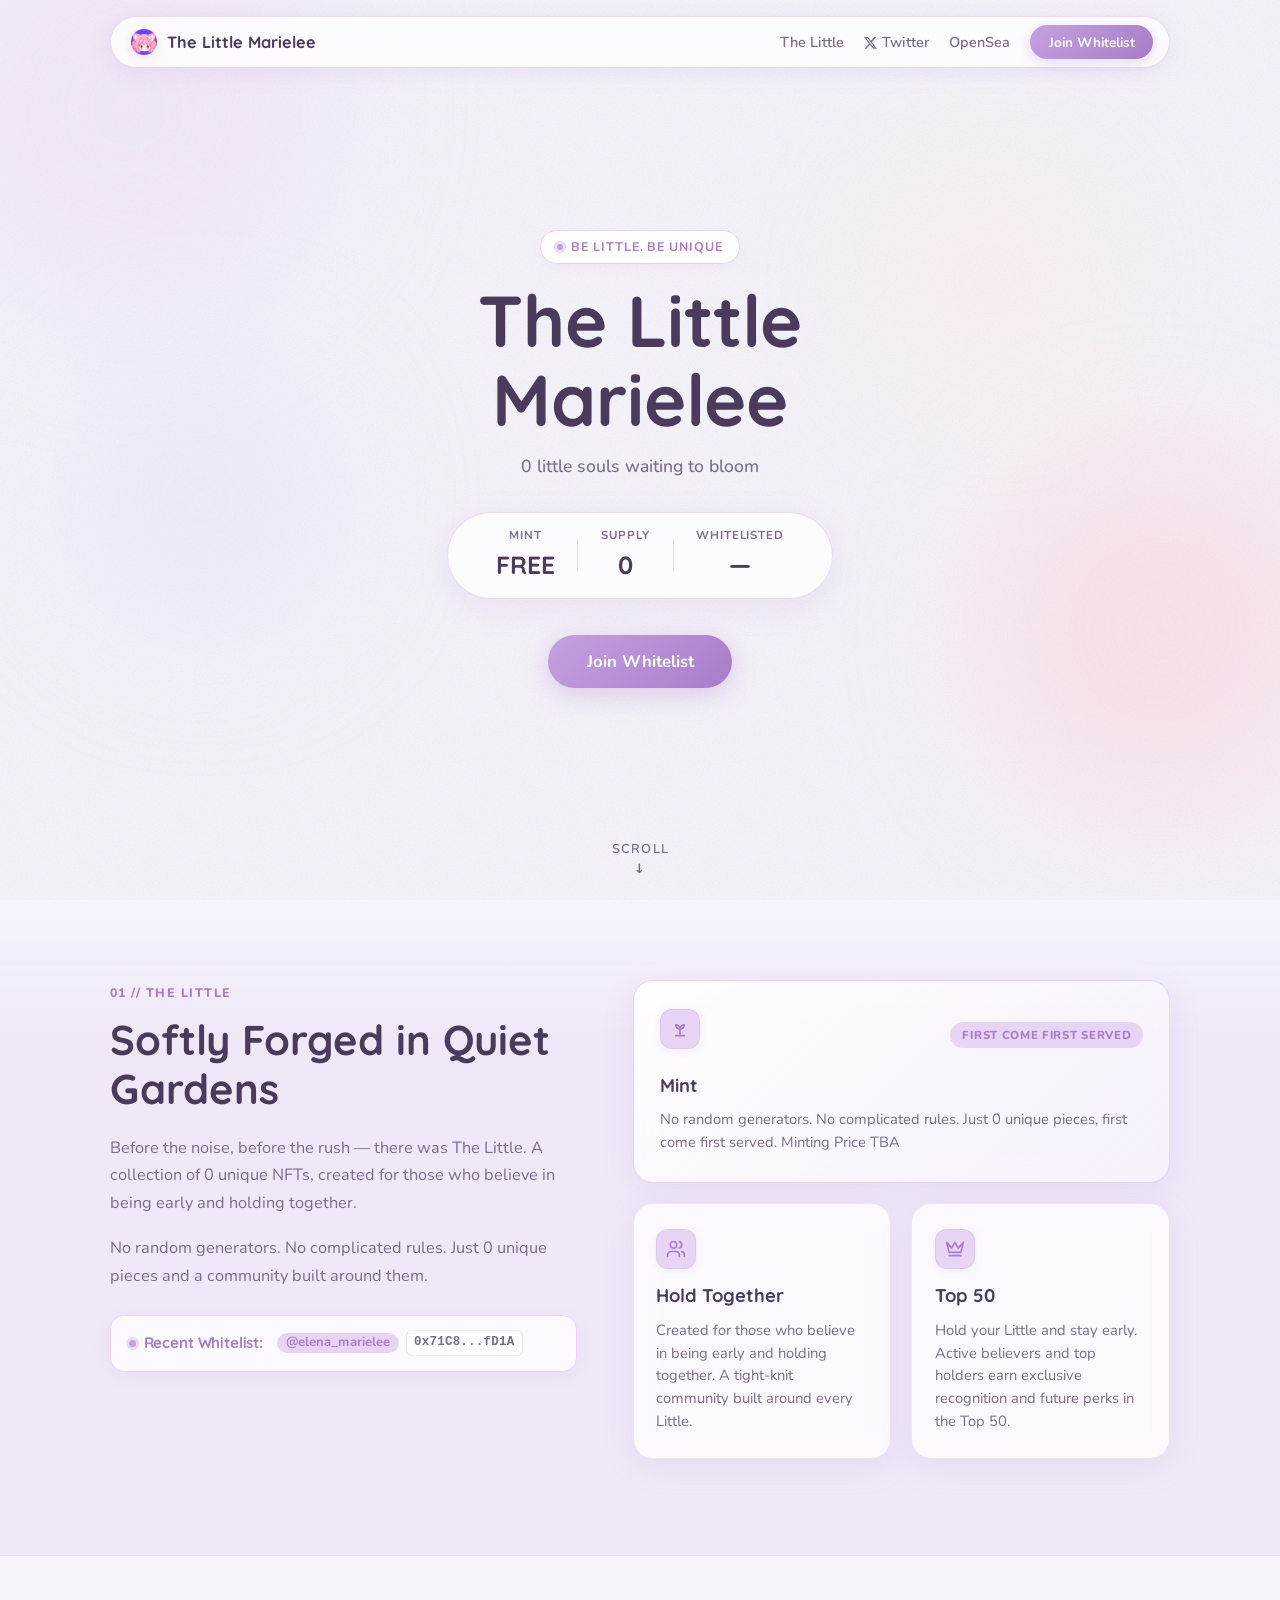
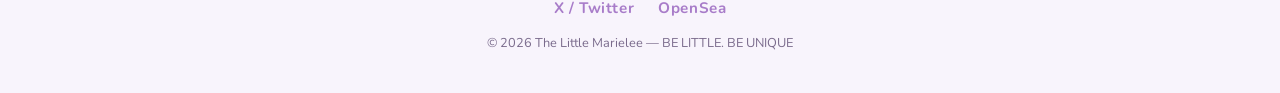
<file: index.html>
<!DOCTYPE html>
<html lang="en">
<head>
  <meta charset="UTF-8" />
  <meta name="viewport" content="width=device-width, initial-scale=1.0" />
  <title>The Little Marielee — Soft Whitelist</title>
  <meta name="description" content="The Little Marielee — A collection of 0 unique NFTs. Free mint. Join The Little Marielee." />
  <meta name="theme-color" content="#f8f4fc" />

  <!-- Open Graph -->
  <meta property="og:title" content="The Little Marielee" />
  <meta property="og:description" content="A collection of 0 unique NFTs, created for those who believe in being early and holding together. Free mint." />
  <meta property="og:type" content="website" />
  <meta property="og:image" content="assets/logo.png?v=2" />
  <meta name="twitter:card" content="summary_large_image" />
  <meta name="twitter:title" content="The Little Marielee" />
  <meta name="twitter:description" content="A collection of 0 unique NFTs, created for those who believe in being early and holding together. Free mint." />
  <meta name="twitter:image" content="assets/logo.png?v=2" />

  <link rel="icon" type="image/png" href="assets/favicon.png?v=2" />
  <link rel="apple-touch-icon" href="assets/logo.png?v=2" />

  <link rel="preconnect" href="https://fonts.googleapis.com" />
  <link rel="preconnect" href="https://fonts.gstatic.com" crossorigin />
  <link href="https://fonts.googleapis.com/css2?family=Nunito:wght@400;500;600;700;800&family=Quicksand:wght@500;600;700&display=swap" rel="stylesheet" />
  <link rel="stylesheet" href="css/style.css" />
</head>
<body class="is-loading">
  <!-- Floating soft shapes -->
  <div class="bg-shapes" aria-hidden="true">
    <div class="shape shape-1"></div>
    <div class="shape shape-2"></div>
    <div class="shape shape-3"></div>
    <div class="shape shape-4"></div>
    <div class="grain"></div>
  </div>

  <!-- ===== NAVBAR ===== -->
  <nav class="navbar" id="navbar">
    <div class="nav-container">
      <a href="#" class="nav-brand">
        <img src="assets/favicon.png?v=2" alt="Logo" class="nav-logo" />
        <span class="nav-brand-text">The Little Marielee</span>
      </a>
      <div class="nav-actions">
        <a href="#about" class="nav-link">The Little</a>
        <a href="https://x.com/MarieleeHQ" target="_blank" rel="noopener" class="nav-link nav-link-icon" id="nav-x" title="X / Twitter">
          <svg viewBox="0 0 24 24" width="13" height="13" aria-hidden="true"><path fill="currentColor" d="M18.9 1.9h3.7l-8 9.2 9.5 12.5h-7.4l-5.8-7.6-6.6 7.6H.6l8.6-9.9L0 1.9h7.6l5.2 7 6.1-7Zm-1.3 19.5h2L6.5 4h-2.1l13.2 17.4Z"/></svg>
          <span>Twitter</span>
        </a>              
        <a href="https://opensea.io/collection/thelittlemarielee/overview" target="_blank" rel="noopener" class="nav-link" id="nav-opensea">OpenSea</a>
        <button type="button" class="btn-nav" id="btn-nav-join">Join Whitelist</button>
      </div>
    </div>
  </nav>

  <!-- ===== HERO ===== -->
  <header class="hero">
    <div class="hero-content">
      <div class="hero-badge reveal-item" style="--d:.05s">
        <span class="badge-dot"></span>
        <span>BE LITTLE. BE UNIQUE</span>
      </div>
      <h1 class="hero-title reveal-item" style="--d:.15s">The Little<br>Marielee</h1>
      <p class="hero-subtitle reveal-item" style="--d:.25s"><span id="hero-supply">0</span> little souls waiting to bloom</p>

      <!-- Minimal Frosted Capsule Dock for Stats -->
      <div class="stats-dock reveal-item" style="--d:.35s">
        <div class="stat-item">
          <span class="stat-label">Mint</span>
          <span class="stat-value">FREE</span>
        </div>
        <div class="stat-divider" aria-hidden="true"></div>
        <div class="stat-item">
          <span class="stat-label">Supply</span>
          <span class="stat-value" id="stat-supply">0</span>
        </div>
        <div class="stat-divider" aria-hidden="true"></div>
        <div class="stat-item">
          <span class="stat-label">Whitelisted</span>
          <span class="stat-value" id="whitelist-count" aria-live="polite">
            <span class="count-skeleton"></span>
          </span>
        </div>
      </div>

      <button class="btn-primary reveal-item" id="btn-join" style="--d:.45s">
        <span>Join Whitelist</span>
      </button>

      <div class="whitelist-status" id="whitelist-status" hidden>
        <span class="whitelist-status-dot" aria-hidden="true"></span>
        <span>You are on the whitelist • The Little Marielee awaits.</span>
      </div>

      <div class="whitelist-status is-full" id="whitelist-full-status" hidden>
        <span class="whitelist-status-dot is-full-dot" aria-hidden="true"></span>
        <span class="full-status-msg">Whitelist is currently closed. All spots have been claimed.</span>
      </div>
    </div>

    <div class="scroll-hint reveal-item" style="--d:.6s">
      <span>Scroll</span>
      <div class="scroll-arrow">↓</div>
    </div>
  </header>

  <!-- ===== ABOUT ===== -->
  <section class="about" id="about">
    <div class="container">
      <div class="about-grid">
        <!-- Left Column: Story & Lore -->
        <div class="about-editorial reveal" data-reveal style="--d:.1s">
          <span class="section-kicker">01 // THE LITTLE</span>
          <h2 class="about-heading">Softly Forged in Quiet Gardens</h2>
          <div class="about-text">
            <p>
              Before the noise, before the rush — there was The Little. A collection of <span class="article-supply">0</span> unique NFTs, created for those who believe in being early and holding together.
            </p>
            <p>
              No random generators. No complicated rules. Just <span class="article-supply">0</span> unique pieces and a community built around them.
            </p>
            <div class="about-highlight-box about-ticker-box">
              <div class="ticker-label-wrap">
                <span class="ticker-live-dot" aria-hidden="true"></span>
                <span class="ticker-label">Recent Whitelist:</span>
              </div>
              <div class="ticker-vertical-window" id="ticker-window" aria-live="polite">
                <div class="ticker-vertical-track" id="ticker-track">
                  <div class="ticker-item"><span class="ticker-name">@elena_marielee</span><span class="ticker-wallet">0x71C8...fD1A</span></div>
                  <div class="ticker-item"><span class="ticker-name">@kuro_inkchain</span><span class="ticker-wallet">0x3aE2...b742</span></div>
                  <div class="ticker-item"><span class="ticker-name">@sakura_web3</span><span class="ticker-wallet">0x91F5...1a98</span></div>
                  <div class="ticker-item"><span class="ticker-name">@zenith_little</span><span class="ticker-wallet">0xB823...28Db</span></div>
                  <div class="ticker-item"><span class="ticker-name">@miko_hold</span><span class="ticker-wallet">0x42E5...0c9B</span></div>
                  <!-- duplicate for seamless loop -->
                  <div class="ticker-item" aria-hidden="true"><span class="ticker-name">@elena_marielee</span><span class="ticker-wallet">0x71C8...fD1A</span></div>
                  <div class="ticker-item" aria-hidden="true"><span class="ticker-name">@kuro_inkchain</span><span class="ticker-wallet">0x3aE2...b742</span></div>
                  <div class="ticker-item" aria-hidden="true"><span class="ticker-name">@sakura_web3</span><span class="ticker-wallet">0x91F5...1a98</span></div>
                  <div class="ticker-item" aria-hidden="true"><span class="ticker-name">@zenith_little</span><span class="ticker-wallet">0xB823...28Db</span></div>
                  <div class="ticker-item" aria-hidden="true"><span class="ticker-name">@miko_hold</span><span class="ticker-wallet">0x42E5...0c9B</span></div>
                </div>
              </div>
            </div>
          </div>
        </div>

        <!-- Right Column: Asymmetric Cards -->
        <div class="about-cards-wrap">
          <div class="card card-featured reveal" data-reveal style="--d:.15s">
            <div class="card-header">
              <div class="card-icon" aria-hidden="true">
                <svg viewBox="0 0 24 24" width="20" height="20" fill="none" stroke="currentColor" stroke-width="2" stroke-linecap="round" stroke-linejoin="round">
                  <path d="M7 20h10" />
                  <path d="M12 20v-8" />
                  <path d="M12 12a5 5 0 0 1 5-5c0 4.5-3 5-5 5Z" />
                  <path d="M12 12a5 5 0 0 0-5-5c0 4.5 3 5 5 5Z" />
                </svg>
              </div>
              <span class="card-tag">First Come First Served</span>
            </div>
            <h3>Mint</h3>
            <p>No random generators. No complicated rules. Just <span id="about-supply" class="article-supply">0</span> unique pieces, first come first served. Minting Price TBA</p>
          </div>

          <div class="cards-sub-grid">
            <div class="card reveal" data-reveal style="--d:.25s">
              <div class="card-icon" aria-hidden="true">
                <svg viewBox="0 0 24 24" width="20" height="20" fill="none" stroke="currentColor" stroke-width="2" stroke-linecap="round" stroke-linejoin="round">
                  <path d="M16 21v-2a4 4 0 0 0-4-4H6a4 4 0 0 0-4 4v2" />
                  <circle cx="9" cy="7" r="4" />
                  <path d="M22 21v-2a4 4 0 0 0-3-3.87" />
                  <path d="M16 3.13a4 4 0 0 1 0 7.75" />
                </svg>
              </div>
              <h3>Hold Together</h3>
              <p>Created for those who believe in being early and holding together. A tight-knit community built around every Little.</p>
            </div>
            <div class="card card-accent reveal" data-reveal style="--d:.35s">
              <div class="card-icon" aria-hidden="true">
                <svg viewBox="0 0 24 24" width="20" height="20" fill="none" stroke="currentColor" stroke-width="2" stroke-linecap="round" stroke-linejoin="round">
                  <path d="m2 4 3 12h14l3-12-6 7-4-7-4 7-6-7zm3 16h14" />
                </svg>
              </div>
              <h3>Top 50</h3>
              <p>Hold your Little and stay early. Active believers and top holders earn exclusive recognition and future perks in the Top 50.</p>
            </div>
          </div>
        </div>
      </div>
    </div>
  </section>

  <!-- ===== FOOTER ===== -->
  <footer class="footer">
    <div class="footer-links">
      <a href="https://x.com/MarieleeHQ" target="_blank" rel="noopener" class="footer-link" id="footer-x">X / Twitter</a>
      <a href="https://opensea.io/collection/thelittlemarielee/overview" target="_blank" rel="noopener" class="footer-link" id="footer-opensea">OpenSea</a>
      <a href="#" target="_blank" rel="noopener" class="footer-link" id="footer-discord" hidden>Discord</a>
      <a href="#" target="_blank" rel="noopener" class="footer-link" id="footer-telegram" hidden>Telegram</a>
    </div>
    <p class="footer-copy">© 2026 The Little Marielee — BE LITTLE. BE UNIQUE</p>
  </footer>

  <!-- ===== TOAST ===== -->
  <div class="toast" id="toast" role="status" aria-live="assertive" hidden></div>

  <!-- ===== WHITELIST MODAL ===== -->
  <div class="modal-overlay" id="modal" hidden>
    <div class="modal" role="dialog" aria-modal="true" aria-labelledby="modal-heading">
      <button class="modal-close" id="modal-close" aria-label="Close">×</button>

      <!-- Step 1: Tasks & Twitter Verification -->
      <div class="modal-step" id="step-1">
        <div class="modal-header">
          <div class="step-icon step-icon-logo">
            <img src="assets/favicon.png?v=2" alt="The Little Marielee Logo" class="step-icon-img" />
          </div>
          <h3 id="modal-heading">Join Whitelist</h3>
          <p>Complete the quick tasks below to verify your spot.</p>
        </div>

        <!-- Quick Tasks -->
        <div class="tasks-container">
          <div class="task-card" id="task-card-follow">
            <div class="task-info">
              <span class="task-title" id="task-follow-title">1. Follow</span>
              <span class="task-sub" id="task-follow-status">Follow on X to verify</span>
            </div>
            <button type="button" class="btn-task" id="btn-action-follow">
              <svg viewBox="0 0 24 24" width="14" height="14" aria-hidden="true"><path fill="currentColor" d="M18.9 1.9h3.7l-8 9.2 9.5 12.5h-7.4l-5.8-7.6-6.6 7.6H.6l8.6-9.9L0 1.9h7.6l5.2 7 6.1-7Zm-1.3 19.5h2L6.5 4h-2.1l13.2 17.4Z"/></svg>
              <span class="btn-task-text" id="text-action-follow">Follow</span>
            </button>
          </div>

          <div class="task-card" id="task-card-post">
            <div class="task-info">
              <span class="task-title">2. Like, Repost & Comment</span>
              <span class="task-sub" id="task-post-status">Drop a gentle comment on our post</span>
            </div>
            <button type="button" class="btn-task" id="btn-action-post">
              <svg viewBox="0 0 24 24" width="14" height="14" aria-hidden="true"><path fill="currentColor" d="M18.9 1.9h3.7l-8 9.2 9.5 12.5h-7.4l-5.8-7.6-6.6 7.6H.6l8.6-9.9L0 1.9h7.6l5.2 7 6.1-7Zm-1.3 19.5h2L6.5 4h-2.1l13.2 17.4Z"/></svg>
              <span class="btn-task-text" id="text-action-post">Open Post</span>
            </button>
          </div>
        </div>

        <!-- Inputs Form for Step 1 -->
        <div class="form-group">
          <label for="input-twitter" class="form-label">Your X / Twitter Username</label>
          <div class="field">
            <input type="text" id="input-twitter" placeholder="yourusername" autocomplete="off" inputmode="text" maxlength="15" aria-describedby="err-twitter" required />
            <span class="field-prefix">@</span>
          </div>
          <p class="field-error" id="err-twitter"></p>
        </div>

        <div class="form-group">
          <label for="input-comment-link" class="form-label">Proof of Comment on X</label>
          <div class="field field-simple">
            <input type="url" id="input-comment-link" placeholder="https://x.com/yourusername/status/..." autocomplete="off" aria-describedby="err-comment-link" required />
          </div>
          <p class="field-hint">Paste the link to your comment on our post for automatic verification.</p>
          <p class="field-error" id="err-comment-link"></p>
        </div>

        <button type="button" class="btn-modal" id="btn-next-step">
          <span class="btn-label">Continue to Wallet →</span>
        </button>
      </div>

      <!-- Step 2: Wallet Submission -->
      <div class="modal-step" id="step-2" hidden>
        <div class="modal-header">
          <div class="step-icon step-icon-logo">
            <img src="assets/favicon.png?v=2" alt="The Little Marielee Logo" class="step-icon-img" />
          </div>
          <h3>Submit Wallet</h3>
          <p class="submitting-as-desc">Submitting as <span id="submitting-as" class="submitting-as-tag">@yourusername</span></p>
        </div>

        <form id="form-whitelist" class="whitelist-form" novalidate>
          <div class="form-group">
            <label for="input-wallet" class="form-label">Wallet Address</label>
            <div class="field field-simple">
              <input type="text" id="input-wallet" placeholder="0x... (Ink Chain EVM)" autocomplete="off" aria-describedby="err-wallet" required />
            </div>
            <p class="field-hint">Enter your EVM wallet address (0x...) on Ink Chain to receive your whitelist spot.</p>
            <p class="field-error" id="err-wallet"></p>
          </div>

          <button type="submit" class="btn-modal" id="btn-submit">
            <span class="btn-label">Submit Whitelist</span>
          </button>
          <button type="button" class="btn-back" id="btn-back-step">← Back</button>
        </form>
      </div>

      <!-- Success View -->
      <div class="modal-step step-success" id="step-success" hidden>
        <div class="step-icon success">
          <svg viewBox="0 0 24 24" width="26" height="26" aria-hidden="true"><path fill="none" stroke="currentColor" stroke-width="3" stroke-linecap="round" stroke-linejoin="round" d="M4 12.5l5 5L20 6.5" /></svg>
        </div>
        <h3>You're In!</h3>
        <p id="success-msg">Welcome to The Little Marielee. Your Marielee awaits.</p>
        <button type="button" class="btn-modal" id="btn-done"><span>Done</span></button>
      </div>
    </div>
  </div>

  <script src="js/main.js"></script>
</body>
</html>
</file>
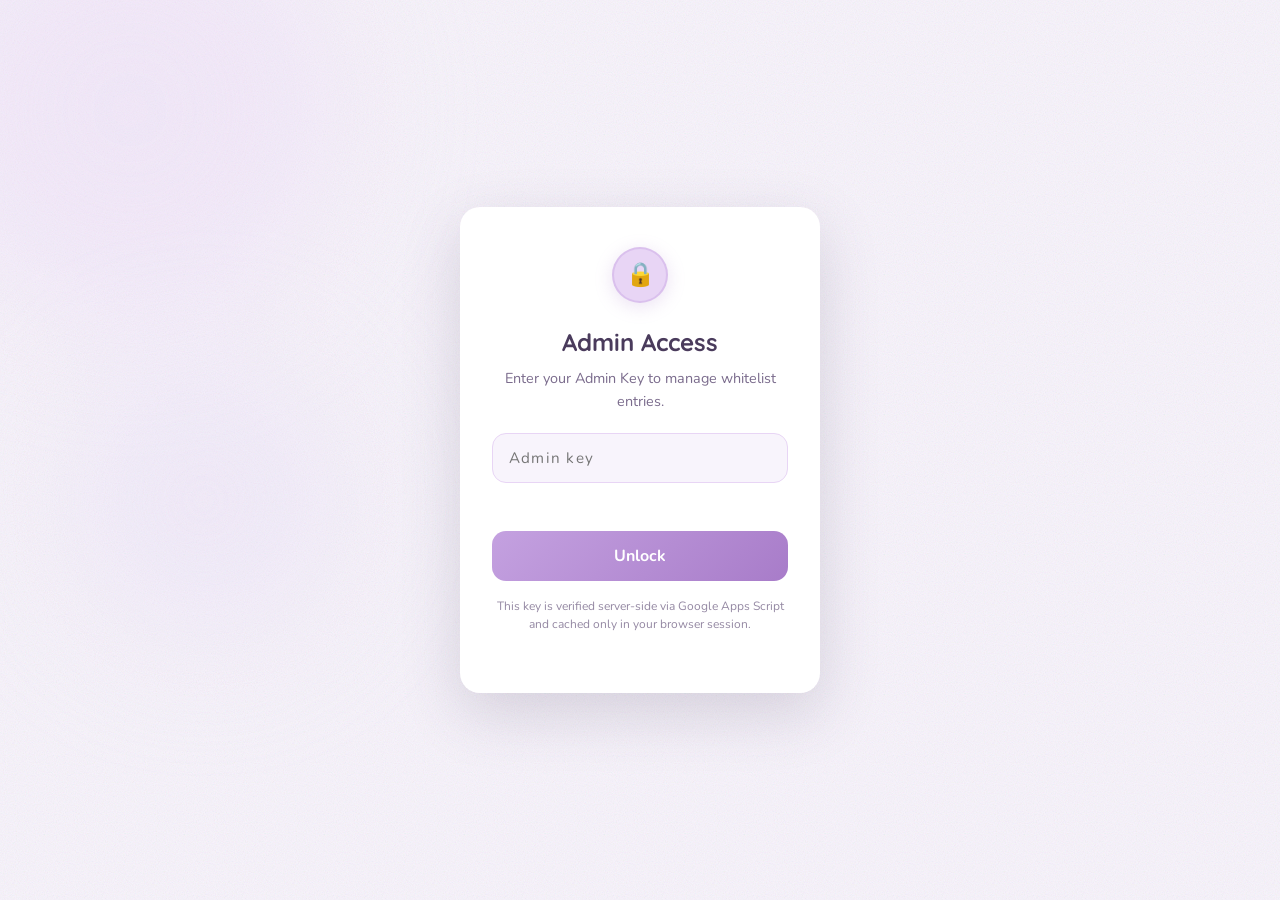
<file: admin.html>
<!DOCTYPE html>
<html lang="en">
<head>
  <meta charset="UTF-8" />
  <meta name="viewport" content="width=device-width, initial-scale=1.0" />
  <meta name="robots" content="noindex, nofollow" />
  <title>Admin — The Little Marielee</title>
  <link rel="icon" type="image/png" href="assets/favicon.png?v=2" />
  <link rel="apple-touch-icon" href="assets/logo.png?v=2" />

  <link rel="preconnect" href="https://fonts.googleapis.com" />
  <link rel="preconnect" href="https://fonts.gstatic.com" crossorigin />
  <link href="https://fonts.googleapis.com/css2?family=Nunito:wght@400;500;600;700;800&family=Quicksand:wght@500;600;700&display=swap" rel="stylesheet" />
  <link rel="stylesheet" href="css/style.css" />
  <link rel="stylesheet" href="css/admin.css" />
</head>
<body class="admin-body is-loading">
  <div class="bg-shapes" aria-hidden="true">
    <div class="shape shape-1"></div>
    <div class="shape shape-3"></div>
    <div class="grain"></div>
  </div>

  <!-- ===== LOGIN GATE ===== -->
  <div class="gate reveal-item" id="gate" style="--d:0s">
    <div class="gate-card">
      <div class="step-icon">🔒</div>
      <h1>Admin Access</h1>
      <p>Enter your Admin Key to manage whitelist entries.</p>
      <div class="field">
        <input type="password" id="input-key" placeholder="Admin key" autocomplete="off" />
      </div>
      <p class="field-error" id="err-key"></p>
      <button class="btn-modal" id="btn-unlock"><span class="btn-label">Unlock</span></button>
      <p class="gate-hint">This key is verified server-side via Google Apps Script and cached only in your browser session.</p>
    </div>
  </div>

  <!-- ===== DASHBOARD ===== -->
  <div class="dashboard" id="dashboard" hidden>
    <header class="admin-nav">
      <div class="logo"><img src="assets/favicon.png?v=2" alt="Logo" class="admin-logo-img" /> The Little Marielee — Admin</div>
      <div class="admin-nav-actions">
        <a href="index.html" class="nav-link">← Main Site</a>
        <button class="btn-ghost" id="btn-logout">Logout</button>
      </div>
    </header>

    <main class="admin-main">
      <div class="admin-summary">
        <div class="summary-card">
          <span class="stat-label">Total Whitelisted</span>
          <span class="stat-value" id="summary-total">—</span>
        </div>
        <div class="summary-card">
          <span class="stat-label">Latest Entry</span>
          <span class="stat-value stat-value-sm" id="summary-latest">—</span>
        </div>
        <div class="admin-actions">
          <button class="btn-ghost" id="btn-refresh">
            <span>Refresh</span>
          </button>
          <button class="btn-ghost" id="btn-export">
            <span>Export CSV</span>
          </button>
        </div>
      </div>

      <!-- ===== PROJECT & SOCIAL SETTINGS ===== -->
      <section class="admin-card settings-card" id="settings-card">
        <div class="settings-header">
          <div class="settings-header-text">
            <h2 class="settings-title"><span class="settings-icon">⚙️</span> Social &amp; Project Settings</h2>
            <p class="settings-desc">Configure total supply, official X account, featured tweet link, Discord, and Telegram links.</p>
          </div>
          <button type="button" class="btn-ghost btn-sm" id="btn-toggle-settings">
            <span id="settings-toggle-text">Collapse ▲</span>
          </button>
        </div>

        <form id="form-settings" class="settings-body">
          <div class="settings-grid">
            <div class="setting-field">
              <label for="set-supply">Total Supply</label>
              <input type="text" id="set-supply" placeholder="0" autocomplete="off" />
              <span class="setting-hint">Displayed across hero stats, subtitle, article, and mint card.</span>
            </div>

            <div class="setting-field">
              <label for="set-twitter">Official X / Twitter Handle</label>
              <div class="field-prefix-wrap">
                <span class="field-prefix">@</span>
                <input type="text" id="set-twitter" placeholder="MarieleeHQ" autocomplete="off" />
              </div>
              <span class="setting-hint">Used for the Follow task and footer links.</span>
            </div>

            <div class="setting-field">
              <label for="set-post">Featured Tweet / Post Link</label>
              <input type="url" id="set-post" placeholder="https://x.com/MarieleeHQ/status/..." autocomplete="off" />
              <span class="setting-hint">Opened when users click "Open Post on X".</span>
            </div>

            <div class="setting-field">
              <label for="set-opensea">OpenSea Collection Link (Optional)</label>
              <input type="url" id="set-opensea" placeholder="https://opensea.io/collection/..." autocomplete="off" />
              <span class="setting-hint">Displayed in website footer next to X / Twitter.</span>
            </div>

            <div class="setting-field">
              <label for="set-discord">Discord Invite Link (Optional)</label>
              <input type="url" id="set-discord" placeholder="https://discord.gg/..." autocomplete="off" />
              <span class="setting-hint">Displayed in website footer if filled.</span>
            </div>

            <div class="setting-field">
              <label for="set-telegram">Telegram Link (Optional)</label>
              <input type="url" id="set-telegram" placeholder="https://t.me/..." autocomplete="off" />
              <span class="setting-hint">Displayed in website footer if filled.</span>
            </div>
          </div>

          <div class="settings-footer">
            <button type="submit" class="btn-modal btn-save" id="btn-save-settings">
              <span class="btn-label">Save Settings</span>
            </button>
            <span class="settings-notice" id="settings-notice"></span>
          </div>
        </form>
      </section>

      <div class="admin-toolbar">
        <input type="text" id="search" placeholder="Search by X username, wallet, or comment link..." class="search-input" />
      </div>

      <div class="table-wrap">
        <table class="admin-table" id="table">
          <thead>
            <tr>
              <th data-sort="timestamp">Time <span class="sort-arrow"></span></th>
              <th data-sort="twitter">X / Twitter <span class="sort-arrow"></span></th>
              <th>Comment Proof</th>
              <th data-sort="wallet">Wallet <span class="sort-arrow"></span></th>
              <th data-sort="status">Status <span class="sort-arrow"></span></th>
              <th></th>
            </tr>
          </thead>
          <tbody id="table-body">
            <tr><td colspan="6" class="table-empty">Loading entries...</td></tr>
          </tbody>
        </table>
      </div>

      <p class="admin-footnote">Showing <span id="visible-count">0</span> of <span id="total-count">0</span> entries.</p>
    </main>
  </div>

  <div class="toast" id="toast" role="status" aria-live="assertive" hidden></div>

  <script src="js/admin.js"></script>
</body>
</html>
</file>
<file: css/style.css>
/* ===== RESET & BASE ===== */
*,
*::before,
*::after {
  box-sizing: border-box;
  margin: 0;
  padding: 0;
  -webkit-tap-highlight-color: transparent;
}

:root {
  --bg: #f8f4fc;
  --bg-soft: #f0e8f8;
  --primary: #c4a1e0;
  --primary-dark: #a87cc9;
  --primary-light: #e8d5f5;
  --accent: #f7c5d8;
  --accent-soft: #fde8f0;
  --text: #4a3b5c;
  --text-soft: #7a6b8c;
  --white: #ffffff;
  --success: #7ec8a3;
  --success-soft: #d4f0e4;
  --error: #e0708f;
  --error-soft: #fbe3ea;
  /* muted slate-lavender instead of stock Twitter blue — keeps the soft palette intact */
  --x-color: #6b6f93;
  --x-color-dark: #565a7d;
  --shadow: 0 8px 32px rgba(168, 124, 201, 0.12);
  --shadow-lg: 0 20px 60px rgba(74, 59, 92, 0.18);
  --radius: 20px;
  --radius-sm: 14px;
  --font: "Nunito", system-ui, sans-serif;
  --font-display: "Quicksand", system-ui, sans-serif;
  --ease: cubic-bezier(0.22, 1, 0.36, 1);
}

html {
  scroll-behavior: smooth;
}

@media (prefers-reduced-motion: reduce) {
  html {
    scroll-behavior: auto;
  }
  *,
  *::before,
  *::after {
    animation-duration: 0.001ms !important;
    animation-iteration-count: 1 !important;
    transition-duration: 0.001ms !important;
    scroll-behavior: auto !important;
  }
}

body {
  font-family: var(--font);
  background: var(--bg);
  color: var(--text);
  line-height: 1.6;
  min-height: 100vh;
  min-height: 100dvh;
  overflow-x: hidden;
}

/* ===== ENTRANCE ANIMATIONS ===== */
.reveal-item {
  opacity: 0;
  transform: translateY(16px);
  animation: revealIn 0.7s var(--ease) forwards;
  animation-delay: var(--d, 0s);
}

body.is-loading .reveal-item {
  animation-play-state: paused;
  opacity: 0;
}

@keyframes revealIn {
  to {
    opacity: 1;
    transform: translateY(0);
  }
}

.reveal {
  opacity: 0;
  transform: translateY(22px);
  transition: opacity 0.7s var(--ease), transform 0.7s var(--ease);
  transition-delay: var(--d, 0s);
}

.reveal.is-visible {
  opacity: 1;
  transform: translateY(0);
}

/* ===== BACKGROUND SHAPES ===== */
.bg-shapes {
  position: fixed;
  inset: 0;
  pointer-events: none;
  z-index: 0;
  overflow: hidden;
}

.shape {
  position: absolute;
  border-radius: 50%;
  filter: blur(70px);
  opacity: 0.4;
  animation: drift 22s ease-in-out infinite;
}

.shape-1 {
  width: 420px;
  height: 420px;
  background: var(--primary-light);
  top: -100px;
  left: -80px;
  animation-duration: 26s;
}

.shape-2 {
  width: 360px;
  height: 360px;
  background: var(--accent);
  bottom: 10%;
  right: -60px;
  animation-duration: 30s;
  animation-delay: -6s;
}

.shape-3 {
  width: 280px;
  height: 280px;
  background: #e4d9f4;
  top: 40%;
  left: 5%;
  animation-duration: 24s;
  animation-delay: -12s;
}

.shape-4 {
  width: 200px;
  height: 200px;
  background: #f8e4d0;
  top: 20%;
  right: 15%;
  animation-duration: 20s;
  animation-delay: -3s;
}

@keyframes drift {
  0%, 100% { transform: translate(0, 0) scale(1); }
  50% { transform: translate(24px, -28px) scale(1.06); }
}

/* subtle grain so the flat pastel blobs read as designed, not generated */
.grain {
  position: absolute;
  inset: -10%;
  opacity: 0.35;
  mix-blend-mode: overlay;
  background-image: url("data:image/svg+xml,%3Csvg xmlns='http://www.w3.org/2000/svg' width='140' height='140'%3E%3Cfilter id='n'%3E%3CfeTurbulence type='fractalNoise' baseFrequency='0.9' numOctaves='2' stitchTiles='stitch'/%3E%3C/filter%3E%3Crect width='100%25' height='100%25' filter='url(%23n)' opacity='0.4'/%3E%3C/svg%3E");
}

@media (prefers-reduced-motion: reduce) {
  .shape { animation: none; }
}

/* ===== NAV ===== */
.nav {
  display: flex;
  justify-content: space-between;
  align-items: center;
  padding: 1.25rem 2rem;
  position: relative;
  z-index: 10;
}

.logo {
  font-family: var(--font-display);
  font-weight: 700;
  font-size: 1.15rem;
  color: var(--text);
  display: flex;
  align-items: center;
  gap: 0.4rem;
}

.logo-mark {
  display: inline-block;
  animation: sway 5s ease-in-out infinite;
}

@keyframes sway {
  0%, 100% { transform: rotate(-6deg); }
  50% { transform: rotate(6deg); }
}

/* ===== FLOATING NAVBAR ===== */
.navbar {
  position: fixed;
  top: 1rem;
  left: 0;
  right: 0;
  z-index: 100;
  padding: 0 1.25rem;
  pointer-events: none;
  animation: navEntrance 0.85s cubic-bezier(0.16, 1, 0.3, 1) 0.05s both;
}

body.is-loading .navbar {
  animation-play-state: paused;
  opacity: 0;
}

@keyframes navEntrance {
  0% {
    opacity: 0;
    transform: translateY(-26px) scale(0.98);
  }
  70% {
    opacity: 1;
    transform: translateY(2px) scale(1.004);
  }
  100% {
    opacity: 1;
    transform: translateY(0) scale(1);
  }
}

.nav-container {
  max-width: 1060px;
  margin: 0 auto;
  display: flex;
  align-items: center;
  justify-content: space-between;
  background: rgba(255, 255, 255, 0.78);
  backdrop-filter: blur(14px);
  -webkit-backdrop-filter: blur(14px);
  border: 1px solid rgba(196, 161, 224, 0.35);
  border-radius: 999px;
  padding: 0.5rem 1rem 0.5rem 1.25rem;
  box-shadow: 0 4px 24px rgba(168, 124, 201, 0.12), 0 1px 2px rgba(0, 0, 0, 0.02);
  pointer-events: auto;
  transition: border-color 0.3s var(--ease), box-shadow 0.3s var(--ease);
}

.nav-container:hover {
  border-color: rgba(196, 161, 224, 0.55);
  box-shadow: 0 6px 28px rgba(168, 124, 201, 0.18);
}

.nav-brand {
  display: flex;
  align-items: center;
  gap: 0.6rem;
  text-decoration: none;
  color: var(--text);
  font-family: var(--font-display);
  font-weight: 700;
  font-size: 1.02rem;
  transition: transform 0.25s var(--ease);
}

.nav-logo {
  width: 26px;
  height: 26px;
  border-radius: 50%;
  display: block;
  box-shadow: 0 2px 8px rgba(168, 124, 201, 0.2);
  transition: transform 0.35s cubic-bezier(0.34, 1.56, 0.64, 1);
}

.nav-brand:hover .nav-logo {
  transform: scale(1.18) rotate(8deg);
}

.nav-actions {
  display: flex;
  align-items: center;
  gap: 1.25rem;
}

.nav-link {
  color: var(--text-soft);
  text-decoration: none;
  font-weight: 600;
  font-size: 0.9rem;
  transition: color 0.2s;
  position: relative;
  display: inline-flex;
  align-items: center;
  gap: 0.35rem;
}

.nav-link::after {
  content: "";
  position: absolute;
  left: 0;
  right: 100%;
  bottom: -3px;
  height: 2px;
  background: var(--primary-dark);
  transition: right 0.25s var(--ease);
  border-radius: 2px;
}

.nav-link:hover {
  color: var(--primary-dark);
}

.nav-link:hover::after {
  right: 0;
}

.btn-nav {
  background: linear-gradient(135deg, var(--primary), var(--primary-dark));
  color: var(--white);
  border: none;
  padding: 0.48rem 1.15rem;
  font-size: 0.85rem;
  font-weight: 700;
  font-family: var(--font);
  border-radius: 999px;
  cursor: pointer;
  box-shadow: 0 4px 14px rgba(168, 124, 201, 0.28);
  transition: transform 0.25s cubic-bezier(0.16, 1, 0.3, 1), box-shadow 0.25s var(--ease);
}

.btn-nav:hover {
  transform: translateY(-1.5px) scale(1.02);
  box-shadow: 0 6px 20px rgba(168, 124, 201, 0.4);
}

.btn-nav:active {
  transform: translateY(0) scale(0.97);
}

/* ===== HERO ===== */
.hero {
  position: relative;
  min-height: 100vh;
  min-height: 100dvh;
  display: flex;
  flex-direction: column;
  justify-content: space-between;
  padding-top: 4.5rem;
  z-index: 1;
}

.hero-content {
  flex: 1;
  display: flex;
  flex-direction: column;
  align-items: center;
  justify-content: center;
  text-align: center;
  padding: 2rem 1.5rem 1.5rem;
}

.hero-badge {
  display: inline-flex;
  align-items: center;
  gap: 0.5rem;
  background: rgba(255, 255, 255, 0.85);
  border: 1px solid var(--primary-light);
  padding: 0.35rem 0.95rem;
  border-radius: 999px;
  font-size: 0.78rem;
  font-weight: 700;
  letter-spacing: 0.08em;
  text-transform: uppercase;
  color: var(--primary-dark);
  margin-bottom: 1.1rem;
  box-shadow: 0 2px 10px rgba(168, 124, 201, 0.08);
}

.badge-dot {
  width: 6px;
  height: 6px;
  border-radius: 50%;
  background: var(--primary);
  box-shadow: 0 0 0 3px rgba(196, 161, 224, 0.35);
  animation: badgeDotBlink 1.5s ease-in-out infinite;
}

@keyframes badgeDotBlink {
  0%, 100% {
    opacity: 1;
    transform: scale(1);
    box-shadow: 0 0 0 3px rgba(196, 161, 224, 0.45), 0 0 8px rgba(168, 124, 201, 0.6);
  }
  50% {
    opacity: 0.25;
    transform: scale(0.8);
    box-shadow: 0 0 0 1px rgba(196, 161, 224, 0.1), 0 0 0px transparent;
  }
}

.hero-tagline {
  font-size: 0.9rem;
  letter-spacing: 0.12em;
  text-transform: uppercase;
  color: var(--text-soft);
  margin-bottom: 0.75rem;
  font-weight: 600;
}

.hero-title {
  font-family: var(--font-display);
  font-size: clamp(2.8rem, 8vw, 4.5rem);
  font-weight: 700;
  line-height: 1.1;
  color: var(--text);
  margin-bottom: 0.75rem;
}

.hero-subtitle {
  font-size: 1.1rem;
  color: var(--text-soft);
  margin-bottom: 2rem;
  font-weight: 500;
}

/* Minimalist Frosted Capsule Dock for Stats */
.stats-dock {
  display: inline-flex;
  align-items: center;
  justify-content: center;
  background: rgba(255, 255, 255, 0.75);
  backdrop-filter: blur(14px);
  -webkit-backdrop-filter: blur(14px);
  border: 1px solid rgba(196, 161, 224, 0.35);
  border-radius: 999px;
  padding: 0.65rem 1.6rem;
  box-shadow: 0 8px 32px rgba(168, 124, 201, 0.14);
  margin-bottom: 2.25rem;
  max-width: 100%;
}

.stat-item {
  display: flex;
  flex-direction: column;
  align-items: center;
  padding: 0.2rem 1.4rem;
  min-width: 88px;
}

.stat-divider {
  width: 1px;
  height: 32px;
  background: rgba(196, 161, 224, 0.35);
  flex-shrink: 0;
}

.stat-label {
  font-size: 0.72rem;
  letter-spacing: 0.08em;
  text-transform: uppercase;
  color: var(--text-soft);
  font-weight: 700;
}

.stat-value {
  font-family: var(--font-display);
  font-size: 1.55rem;
  font-weight: 700;
  color: var(--text);
  min-height: 1.4em;
  display: flex;
  align-items: center;
  justify-content: center;
}

.count-skeleton {
  display: inline-block;
  width: 44px;
  height: 1.1em;
  border-radius: 6px;
  background: linear-gradient(90deg, var(--primary-light) 25%, #f4ecfa 50%, var(--primary-light) 75%);
  background-size: 200% 100%;
  animation: shimmer 1.3s ease-in-out infinite;
}

@keyframes shimmer {
  0% { background-position: 200% 0; }
  100% { background-position: -200% 0; }
}

.stat-value.count-in {
  animation: countPop 0.4s var(--ease);
}

@keyframes countPop {
  0% { transform: scale(0.85); opacity: 0.4; }
  100% { transform: scale(1); opacity: 1; }
}

/* Buttons */
button,
.btn-primary,
.btn-nav,
.btn-modal,
.btn-back,
.btn-task,
.btn-ghost {
  -webkit-tap-highlight-color: transparent;
  -webkit-touch-callout: none;
  -webkit-user-select: none;
  user-select: none;
  outline: none;
}

button:focus:not(:focus-visible),
.btn-primary:focus:not(:focus-visible),
.btn-nav:focus:not(:focus-visible),
.btn-modal:focus:not(:focus-visible) {
  outline: none;
}

.btn-primary {
  background: linear-gradient(135deg, var(--primary), var(--primary-dark));
  color: var(--white);
  border: none;
  padding: 0.95rem 2.4rem;
  font-size: 1.05rem;
  font-weight: 700;
  font-family: var(--font);
  border-radius: 999px;
  cursor: pointer;
  box-shadow: 0 6px 24px rgba(168, 124, 201, 0.35);
  transition: transform 0.2s var(--ease), box-shadow 0.2s var(--ease);
  position: relative;
  overflow: hidden;
  -webkit-tap-highlight-color: transparent;
  -webkit-touch-callout: none;
  -webkit-user-select: none;
  user-select: none;
}

.btn-primary span,
.btn-nav span,
.btn-modal span {
  pointer-events: none;
  -webkit-user-select: none;
  user-select: none;
}

.btn-primary::before {
  content: "";
  position: absolute;
  inset: 0;
  background: radial-gradient(circle at 50% 0%, rgba(255, 255, 255, 0.35), transparent 60%);
  opacity: 0;
  transition: opacity 0.25s;
}

.btn-primary:hover {
  transform: translateY(-2px);
  box-shadow: 0 10px 28px rgba(168, 124, 201, 0.45);
}

.btn-primary:hover::before {
  opacity: 1;
}

.btn-primary:active {
  transform: translateY(0) scale(0.98);
}

.btn-primary:focus-visible,
.btn-modal:focus-visible,
.btn-back:focus-visible,
.btn-follow:focus-visible,
.nav-link:focus-visible,
input:focus-visible {
  outline: 2px solid var(--primary-dark);
  outline-offset: 2px;
}

/* Whitelist status after success */
.whitelist-status {
  margin-top: 1.5rem;
  display: inline-flex;
  align-items: center;
  gap: 0.6rem;
  background: rgba(255, 255, 255, 0.7);
  backdrop-filter: blur(8px);
  border: 1px solid var(--primary-light);
  padding: 0.85rem 1.5rem;
  border-radius: 999px;
  font-weight: 600;
  color: var(--primary-dark);
  font-size: 0.95rem;
  animation: revealIn 0.5s var(--ease);
}

.whitelist-status[hidden] {
  display: none;
}

.whitelist-status-dot {
  width: 8px;
  height: 8px;
  border-radius: 50%;
  background: var(--success);
  box-shadow: 0 0 0 4px rgba(126, 200, 163, 0.25);
  flex-shrink: 0;
}

/* Full / Frozen Whitelist State */
.btn-primary.is-frozen {
  background: linear-gradient(135deg, #cfc6d9, #aba0b8) !important;
  color: rgba(255, 255, 255, 0.92) !important;
  cursor: not-allowed !important;
  box-shadow: 0 4px 14px rgba(171, 160, 184, 0.25) !important;
  transform: none !important;
}

.btn-primary.is-frozen:hover {
  transform: none !important;
  box-shadow: 0 4px 14px rgba(171, 160, 184, 0.25) !important;
}

.btn-primary.is-frozen::before {
  display: none !important;
}

.whitelist-status.is-full {
  background: rgba(255, 241, 244, 0.88);
  border-color: rgba(224, 75, 102, 0.3);
  color: #a82e44;
}

.whitelist-status.is-full .whitelist-status-dot,
.whitelist-status-dot.is-full-dot {
  background: #e63956;
  box-shadow: 0 0 0 4px rgba(230, 57, 86, 0.2);
}

.scroll-hint {
  position: relative;
  margin: 0 auto 1.5rem;
  padding-bottom: env(safe-area-inset-bottom, 0px);
  width: -webkit-max-content;
  width: -moz-max-content;
  width: max-content;
  display: flex;
  flex-direction: column;
  align-items: center;
  justify-content: center;
  gap: 0.25rem;
  color: var(--text-soft);
  font-size: 0.8rem;
  font-weight: 600;
  letter-spacing: 0.08em;
  text-transform: uppercase;
  opacity: 0.7;
  text-align: center;
  cursor: pointer;
  transition: opacity 0.2s;
  z-index: 2;
}

.scroll-hint:hover {
  opacity: 1;
}

.scroll-hint span {
  display: block;
  text-align: center;
  margin-right: -0.08em; /* Kompensasi letter-spacing agar teks benar-benar simetris */
}

.scroll-arrow {
  display: block;
  text-align: center;
  line-height: 1;
  animation: bounce 1.6s infinite;
}

@keyframes bounce {
  0%, 100% { transform: translateY(0); }
  50% { transform: translateY(6px); }
}

/* ===== ABOUT ===== */
.about {
  position: relative;
  z-index: 1;
  padding: 5rem 1.5rem 6rem;
  background: linear-gradient(180deg, transparent, var(--bg-soft) 20%);
}

.container {
  max-width: 1060px;
  margin: 0 auto;
}

/* About 2-Column Split Grid */
.about-grid {
  display: grid;
  grid-template-columns: 1fr 1.15fr;
  gap: 3.5rem;
  align-items: start;
}

.about-editorial {
  text-align: left;
}

.section-kicker {
  display: inline-block;
  font-size: 0.78rem;
  font-weight: 800;
  letter-spacing: 0.12em;
  color: var(--primary-dark);
  margin-bottom: 0.75rem;
  text-transform: uppercase;
}

.about-heading {
  font-family: var(--font-display);
  font-size: clamp(2rem, 3.8vw, 2.6rem);
  font-weight: 700;
  color: var(--text);
  line-height: 1.18;
  margin-bottom: 1.35rem;
}

.about-editorial .about-text {
  text-align: left;
  max-width: none;
  margin: 0;
}

.about-editorial .about-text p {
  font-size: 1.02rem;
  line-height: 1.7;
  color: var(--text-soft);
  margin-bottom: 1.1rem;
}

.about-highlight-box {
  display: flex;
  align-items: center;
  gap: 0.85rem;
  background: rgba(255, 255, 255, 0.78);
  backdrop-filter: blur(12px);
  -webkit-backdrop-filter: blur(12px);
  border: 1.5px solid var(--primary-light);
  border-radius: var(--radius-sm);
  padding: 0.65rem 1.15rem;
  margin-top: 1.5rem;
  box-shadow: 0 4px 18px rgba(168, 124, 201, 0.1);
  position: relative;
  overflow: hidden;
  transition: border-color 0.25s var(--ease), box-shadow 0.25s var(--ease);
}

.about-highlight-box:hover {
  border-color: rgba(196, 161, 224, 0.6);
  box-shadow: 0 6px 22px rgba(168, 124, 201, 0.16);
}

.ticker-label-wrap {
  display: flex;
  align-items: center;
  gap: 0.45rem;
  flex-shrink: 0;
}

.ticker-live-dot {
  width: 7px;
  height: 7px;
  border-radius: 50%;
  background: var(--primary);
  box-shadow: 0 0 0 3px rgba(196, 161, 224, 0.35);
  animation: badgeDotBlink 1.5s ease-in-out infinite;
  flex-shrink: 0;
}

.ticker-label {
  font-family: var(--font-display);
  font-weight: 800;
  color: var(--primary-dark);
  font-size: 0.95rem;
  letter-spacing: -0.01em;
  white-space: nowrap;
}

.ticker-vertical-window {
  height: 34px !important;
  max-height: 34px !important;
  min-height: 34px !important;
  flex: 1 1 34px;
  min-width: 0;
  position: relative;
  overflow: hidden !important;
  contain: paint;
  mask-image: linear-gradient(to bottom, transparent 0%, black 22%, black 78%, transparent 100%);
  -webkit-mask-image: linear-gradient(to bottom, transparent 0%, black 22%, black 78%, transparent 100%);
}

.ticker-vertical-track {
  display: flex;
  flex-direction: column;
  animation: tickerScrollDown 12s linear infinite;
  will-change: transform;
}

@media (hover: hover) and (pointer: fine) {
  .about-highlight-box:hover .ticker-vertical-track {
    animation-play-state: paused;
  }
}

@keyframes tickerScrollDown {
  0% {
    transform: translateY(-50%);
  }
  100% {
    transform: translateY(0%);
  }
}

.ticker-item {
  height: 34px;
  min-height: 34px;
  max-height: 34px;
  display: flex;
  align-items: center;
  gap: 0.45rem;
  white-space: nowrap;
  font-size: 0.88rem;
  font-weight: 700;
  color: var(--text);
  flex-shrink: 0;
  box-sizing: border-box;
}

.ticker-name {
  color: var(--primary-dark);
  font-family: var(--font);
  background: var(--primary-light);
  padding: 0.15rem 0.55rem;
  border-radius: 999px;
  font-size: 0.82rem;
  font-weight: 700;
  line-height: 1.2;
}

.ticker-wallet {
  color: var(--text-soft);
  font-size: 0.78rem;
  font-family: var(--font-mono, monospace);
  background: rgba(255, 255, 255, 0.65);
  border: 1px solid rgba(196, 161, 224, 0.35);
  padding: 0.1rem 0.45rem;
  border-radius: 6px;
  letter-spacing: 0.02em;
}

@media (max-width: 600px) {
  .about-highlight-box {
    display: flex;
    flex-direction: column;
    align-items: flex-start;
    gap: 0.25rem;
    padding: 0.65rem 0.95rem;
    box-sizing: border-box;
  }

  .ticker-label-wrap {
    gap: 0.4rem;
  }

  .ticker-label {
    font-size: 0.88rem;
  }

  .ticker-vertical-window {
    width: 100% !important;
    height: 34px !important;
    max-height: 34px !important;
    min-height: 34px !important;
    flex: 0 0 34px !important;
    overflow: hidden !important;
    contain: paint;
  }

  .ticker-item {
    height: 34px;
    min-height: 34px;
    max-height: 34px;
    font-size: 0.82rem;
    gap: 0.35rem;
  }

  .ticker-name {
    font-size: 0.78rem;
    padding: 0.12rem 0.48rem;
    max-width: 140px;
    overflow: hidden;
    text-overflow: ellipsis;
  }

  .ticker-wallet {
    font-size: 0.74rem;
    padding: 0.08rem 0.38rem;
  }
}

/* Cards Wrap & Bento Structure */
.about-cards-wrap {
  display: flex;
  flex-direction: column;
  gap: 1.25rem;
}

.card {
  background: rgba(255, 255, 255, 0.75);
  backdrop-filter: blur(12px);
  -webkit-backdrop-filter: blur(12px);
  border: 1px solid rgba(196, 161, 224, 0.25);
  border-radius: var(--radius);
  padding: 1.6rem 1.4rem;
  text-align: left;
  box-shadow: var(--shadow);
  transition: transform 0.3s var(--ease), box-shadow 0.3s var(--ease), border-color 0.3s;
}

.card:hover {
  transform: translateY(-5px);
  box-shadow: 0 16px 40px rgba(168, 124, 201, 0.2);
  border-color: rgba(196, 161, 224, 0.5);
}

.card-featured {
  padding: 1.75rem 1.6rem;
  background: linear-gradient(135deg, rgba(255, 255, 255, 0.88), rgba(248, 244, 252, 0.7));
  border-color: rgba(196, 161, 224, 0.4);
}

.card-header {
  display: flex;
  align-items: center;
  justify-content: space-between;
  margin-bottom: 0.6rem;
}

.card-tag {
  font-size: 0.72rem;
  font-weight: 800;
  letter-spacing: 0.06em;
  text-transform: uppercase;
  background: var(--primary-light);
  color: var(--primary-dark);
  padding: 0.25rem 0.75rem;
  border-radius: 999px;
}

.cards-sub-grid {
  display: grid;
  grid-template-columns: 1fr 1fr;
  gap: 1.25rem;
}

.card-icon {
  width: 40px;
  height: 40px;
  border-radius: 12px;
  background: var(--primary-light);
  color: var(--primary-dark);
  display: inline-flex;
  align-items: center;
  justify-content: center;
  margin-bottom: 0.75rem;
  transition: transform 0.3s cubic-bezier(0.34, 1.56, 0.64, 1), background 0.3s ease, color 0.3s ease, box-shadow 0.3s ease;
  box-shadow: 0 2px 8px rgba(168, 124, 201, 0.12);
  border: 1px solid rgba(196, 161, 224, 0.3);
}

.card:hover .card-icon {
  transform: translateY(-2px) scale(1.08);
  background: linear-gradient(135deg, var(--primary), var(--primary-dark));
  color: var(--white);
  box-shadow: 0 6px 16px rgba(168, 124, 201, 0.3);
}

.card h3 {
  font-family: var(--font-display);
  font-size: 1.15rem;
  font-weight: 700;
  margin-bottom: 0.5rem;
  color: var(--text);
}

.card p {
  font-size: 0.92rem;
  color: var(--text-soft);
  line-height: 1.55;
}

/* ===== FOOTER ===== */
.footer {
  position: relative;
  z-index: 1;
  text-align: center;
  padding: 2.5rem 1.5rem;
  border-top: 1px solid rgba(196, 161, 224, 0.2);
}

.footer-links {
  display: flex;
  justify-content: center;
  align-items: center;
  gap: 1.5rem;
  flex-wrap: wrap;
}

.footer-link {
  color: var(--primary-dark);
  text-decoration: none;
  font-weight: 700;
  font-size: 0.95rem;
  letter-spacing: 0.04em;
}

.footer-link:hover {
  text-decoration: underline;
}

.footer-copy {
  margin-top: 0.75rem;
  font-size: 0.8rem;
  color: var(--text-soft);
}

/* ===== TOAST ===== */
.toast {
  position: fixed;
  left: 50%;
  bottom: 1.5rem;
  transform: translateX(-50%) translateY(20px);
  background: var(--text);
  color: var(--white);
  padding: 0.85rem 1.3rem;
  border-radius: 999px;
  font-size: 0.9rem;
  font-weight: 600;
  box-shadow: var(--shadow-lg);
  z-index: 200;
  opacity: 0;
  transition: opacity 0.3s var(--ease), transform 0.3s var(--ease);
  max-width: min(90vw, 360px);
  text-align: center;
}

.toast.is-visible {
  opacity: 1;
  transform: translateX(-50%) translateY(0);
}

.toast.is-error {
  background: var(--error);
}

.toast.is-success {
  background: var(--success);
}

/* ===== MODAL ===== */
.modal-overlay {
  position: fixed;
  inset: 0;
  background: rgba(50, 36, 68, 0.48);
  backdrop-filter: blur(8px);
  -webkit-backdrop-filter: blur(8px);
  display: flex;
  align-items: center;
  justify-content: center;
  z-index: 100;
  padding: 1rem;
  opacity: 0;
  visibility: hidden;
  transition: opacity 0.28s cubic-bezier(0.16, 1, 0.3, 1),
              visibility 0.28s cubic-bezier(0.16, 1, 0.3, 1),
              backdrop-filter 0.28s cubic-bezier(0.16, 1, 0.3, 1);
}

.modal-overlay.is-open {
  opacity: 1;
  visibility: visible;
}

.modal-overlay[hidden] {
  display: none;
}

.modal {
  background: var(--white);
  border-radius: 24px;
  padding: 2rem 1.75rem 1.75rem;
  width: 100%;
  max-width: 420px;
  max-height: min(92vh, 720px);
  overflow-y: auto;
  position: relative;
  box-shadow: 0 24px 56px -12px rgba(74, 50, 95, 0.3), 0 0 0 1px rgba(196, 161, 224, 0.28);
  transform: translateY(28px) scale(0.94);
  opacity: 0;
  transition: transform 0.38s cubic-bezier(0.16, 1, 0.3, 1),
              opacity 0.28s cubic-bezier(0.16, 1, 0.3, 1);
  scrollbar-width: thin;
  scrollbar-color: var(--primary-light) transparent;
}

.modal::-webkit-scrollbar {
  width: 6px;
}

.modal::-webkit-scrollbar-track {
  background: transparent;
}

.modal::-webkit-scrollbar-thumb {
  background: var(--primary-light);
  border-radius: 999px;
}

.modal-overlay.is-open .modal {
  transform: translateY(0) scale(1);
  opacity: 1;
}

.modal-close {
  position: absolute;
  top: 1rem;
  right: 1rem;
  background: rgba(240, 235, 248, 0.6);
  border: 1px solid rgba(196, 161, 224, 0.25);
  font-size: 1.35rem;
  color: var(--text-soft);
  cursor: pointer;
  line-height: 1;
  padding: 0;
  border-radius: 50%;
  width: 32px;
  height: 32px;
  display: flex;
  align-items: center;
  justify-content: center;
  transition: background 0.25s var(--ease), color 0.25s var(--ease), transform 0.25s cubic-bezier(0.34, 1.56, 0.64, 1);
  z-index: 5;
}

.modal-close:hover {
  color: var(--text);
  background: var(--primary-light);
  transform: rotate(90deg) scale(1.1);
}

.modal-close:active {
  transform: rotate(90deg) scale(0.95);
}

/* Modal Steps & Header */
.modal-step {
  animation: stepIn 0.32s var(--ease);
}

.modal-step[hidden] {
  display: none;
}

.modal-header {
  text-align: center;
  margin-bottom: 1.25rem;
}

.modal-header h3 {
  font-family: var(--font-display);
  font-size: 1.35rem;
  font-weight: 700;
  margin-bottom: 0.35rem;
  color: var(--text);
}

.modal-header p {
  font-size: 0.88rem;
  color: var(--text-soft);
  line-height: 1.45;
}

.submitting-as-desc {
  display: flex;
  align-items: center;
  justify-content: center;
  gap: 0.4rem;
  margin-top: 0.25rem;
}

.submitting-as-tag {
  display: inline-block;
  font-weight: 700;
  color: var(--primary-dark);
  background: var(--primary-light);
  padding: 0.15rem 0.6rem;
  border-radius: 999px;
  font-size: 0.82rem;
}

/* Tasks Container & Cards */
.tasks-container {
  display: flex;
  flex-direction: column;
  gap: 0.65rem;
  margin-bottom: 1.25rem;
}

.task-card {
  display: flex;
  align-items: center;
  justify-content: space-between;
  gap: 0.75rem;
  padding: 0.75rem 0.95rem;
  background: var(--bg);
  border: 1.5px solid var(--primary-light);
  border-radius: var(--radius-sm);
  transition: border-color 0.25s var(--ease), background 0.25s var(--ease);
}

.task-card.is-completed {
  border-color: var(--success);
  background: var(--success-soft);
}

.task-info {
  display: flex;
  flex-direction: column;
  text-align: left;
  flex: 1;
  min-width: 0;
}

.task-title {
  font-size: 0.86rem;
  font-weight: 700;
  color: var(--text);
  line-height: 1.3;
}

.task-sub {
  font-size: 0.74rem;
  color: var(--text-soft);
  line-height: 1.25;
  margin-top: 0.15rem;
  transition: color 0.2s;
}

.task-card.is-completed .task-sub {
  color: #3b7e5c;
  font-weight: 600;
}

.btn-task {
  display: inline-flex;
  align-items: center;
  justify-content: center;
  gap: 0.4rem;
  padding: 0.48rem 0.9rem;
  border-radius: 999px;
  border: none;
  background: linear-gradient(135deg, var(--x-color), var(--x-color-dark));
  color: var(--white);
  font-family: var(--font);
  font-size: 0.82rem;
  font-weight: 700;
  cursor: pointer;
  transition: all 0.2s var(--ease);
  flex-shrink: 0;
  white-space: nowrap;
  box-shadow: 0 4px 12px rgba(86, 90, 125, 0.2);
}

.btn-task:hover:not(:disabled) {
  opacity: 0.92;
  transform: translateY(-1px);
}

.btn-task:active:not(:disabled) {
  transform: translateY(0);
}

.btn-task.is-counting {
  background: var(--primary-light);
  color: var(--primary-dark);
  cursor: wait;
  box-shadow: none;
}

.btn-task.is-done {
  background: var(--success);
  color: var(--white);
  cursor: default;
  box-shadow: none;
}

/* Steps (Success & fallback) */
.step {
  text-align: center;
  animation: stepIn 0.36s cubic-bezier(0.16, 1, 0.3, 1);
}

@keyframes stepIn {
  from { opacity: 0; transform: translateY(12px) scale(0.98); }
  to { opacity: 1; transform: translateY(0) scale(1); }
}

.step[hidden] {
  display: none;
}

.step-icon {
  width: 56px;
  height: 56px;
  border-radius: 50%;
  background: var(--primary-light);
  color: var(--primary-dark);
  display: flex;
  align-items: center;
  justify-content: center;
  font-size: 1.45rem;
  font-weight: 700;
  line-height: 1;
  text-align: center;
  margin: 0 auto 0.85rem;
  border: 2px solid rgba(196, 161, 224, 0.4);
  box-shadow: 0 4px 18px rgba(168, 124, 201, 0.22);
  position: relative;
  overflow: hidden;
  transition: transform 0.3s cubic-bezier(0.34, 1.56, 0.64, 1), box-shadow 0.3s ease;
}

.step-icon.step-icon-logo {
  padding: 0;
  background: #7351ff;
  border-color: rgba(196, 161, 224, 0.5);
  box-shadow: 0 4px 18px rgba(115, 81, 255, 0.3), 0 0 0 4px rgba(235, 219, 245, 0.6);
  cursor: pointer;
}

.step-icon.step-icon-logo:hover {
  transform: none;
  animation: logoBlink 0.75s ease-in-out infinite;
  box-shadow: 0 4px 20px rgba(115, 81, 255, 0.4), 0 0 0 4px rgba(235, 219, 245, 0.7);
}

.step-icon.step-icon-logo:hover .step-icon-img {
  animation: logoImgBlink 0.75s ease-in-out infinite;
}

@keyframes logoBlink {
  0%, 100% {
    opacity: 1;
    box-shadow: 0 4px 18px rgba(115, 81, 255, 0.3), 0 0 0 4px rgba(235, 219, 245, 0.6);
  }
  50% {
    opacity: 0.38;
    box-shadow: 0 0 24px rgba(115, 81, 255, 0.55), 0 0 0 6px rgba(235, 219, 245, 0.85);
  }
}

@keyframes logoImgBlink {
  0%, 100% {
    opacity: 1;
    filter: brightness(1);
  }
  50% {
    opacity: 0.4;
    filter: brightness(1.2);
  }
}

.step-icon-img {
  width: 100%;
  height: 100%;
  object-fit: cover;
  border-radius: 50%;
  display: block;
}

.step-icon.success {
  background: var(--success-soft);
  color: var(--success);
  border-color: rgba(59, 126, 92, 0.3);
  box-shadow: 0 4px 18px rgba(59, 126, 92, 0.2);
}

/* Modal Open Staggered Elements */
.modal-overlay.is-open .step-icon {
  animation: iconPop 0.5s cubic-bezier(0.34, 1.56, 0.64, 1) 0.06s both;
}

.modal-overlay.is-open .modal-header h3 {
  animation: modalCascade 0.38s cubic-bezier(0.16, 1, 0.3, 1) 0.1s both;
}

.modal-overlay.is-open .modal-header p {
  animation: modalCascade 0.38s cubic-bezier(0.16, 1, 0.3, 1) 0.14s both;
}

.modal-overlay.is-open #task-card-follow {
  animation: modalCascade 0.4s cubic-bezier(0.16, 1, 0.3, 1) 0.18s both;
}

.modal-overlay.is-open #task-card-post {
  animation: modalCascade 0.4s cubic-bezier(0.16, 1, 0.3, 1) 0.24s both;
}

.modal-overlay.is-open #step-1 .form-group:nth-of-type(1) {
  animation: modalCascade 0.4s cubic-bezier(0.16, 1, 0.3, 1) 0.28s both;
}

.modal-overlay.is-open #step-1 .form-group:nth-of-type(2) {
  animation: modalCascade 0.4s cubic-bezier(0.16, 1, 0.3, 1) 0.32s both;
}

.modal-overlay.is-open #btn-next-step {
  animation: modalCascade 0.4s cubic-bezier(0.16, 1, 0.3, 1) 0.36s both;
}

@keyframes iconPop {
  0% {
    transform: scale(0.35) rotate(-12deg);
    opacity: 0;
  }
  65% {
    transform: scale(1.12) rotate(4deg);
    opacity: 1;
  }
  85% {
    transform: scale(0.97) rotate(-1deg);
  }
  100% {
    transform: scale(1) rotate(0deg);
    opacity: 1;
  }
}

@keyframes modalCascade {
  0% {
    opacity: 0;
    transform: translateY(12px);
  }
  100% {
    opacity: 1;
    transform: translateY(0);
  }
}

.step h3 {
  font-family: var(--font-display);
  font-size: 1.35rem;
  font-weight: 700;
  margin-bottom: 0.4rem;
  color: var(--text);
}

.step p {
  font-size: 0.9rem;
  color: var(--text-soft);
  margin-bottom: 1.4rem;
  line-height: 1.5;
}

/* Inputs & Form Groups */
.whitelist-form {
  text-align: left;
}

.form-group {
  margin-bottom: 0.65rem;
}

.form-label {
  display: block;
  font-size: 0.8rem;
  font-weight: 700;
  color: var(--text);
  margin-bottom: 0.3rem;
}

.field {
  position: relative;
  display: flex;
  align-items: center;
  margin-bottom: 0.25rem;
}

.field-prefix {
  position: absolute;
  left: 0.95rem;
  top: 50%;
  transform: translateY(-50%);
  color: var(--text-soft);
  font-weight: 700;
  font-size: 1rem;
  line-height: 1;
  height: 1rem;
  display: inline-flex;
  align-items: center;
  justify-content: center;
  pointer-events: none;
  transition: color 0.2s;
}

.field input[type="text"] {
  padding-left: 2.3rem;
  margin-bottom: 0;
}

.field-simple input {
  padding-left: 1rem !important;
  margin-bottom: 0;
}

.field-hint {
  font-size: 0.74rem;
  color: var(--text-soft);
  margin-top: 0.2rem;
  margin-bottom: 0.25rem;
  line-height: 1.35;
}

input[type="text"],
input[type="url"] {
  width: 100%;
  padding: 0.8rem 1rem;
  border: 1.5px solid var(--primary-light);
  border-radius: var(--radius-sm);
  font-family: var(--font);
  font-size: 0.92rem;
  color: var(--text);
  background: var(--bg);
  outline: none;
  transition: border-color 0.2s, box-shadow 0.2s, background 0.2s;
  margin-bottom: 0;
}

input[type="text"]:focus,
input[type="url"]:focus {
  border-color: var(--primary);
  background: var(--white);
  box-shadow: 0 0 0 4px rgba(196, 161, 224, 0.18);
}

.field:focus-within .field-prefix {
  color: var(--primary-dark);
}

input[type="text"]::placeholder,
input[type="url"]::placeholder {
  color: #b0a0c0;
}

input[type="text"].has-error,
input[type="url"].has-error {
  border-color: var(--error);
  background: var(--error-soft);
  animation: shake 0.35s;
}

input[type="text"].has-error:focus,
input[type="url"].has-error:focus {
  box-shadow: 0 0 0 4px rgba(224, 112, 143, 0.16);
}

input[type="text"].is-valid,
input[type="url"].is-valid {
  border-color: var(--success);
  background: #f4faf7;
}

@keyframes shake {
  0%, 100% { transform: translateX(0); }
  20% { transform: translateX(-6px); }
  40% { transform: translateX(6px); }
  60% { transform: translateX(-4px); }
  80% { transform: translateX(4px); }
}

.field-error {
  min-height: 1.1rem;
  color: var(--error);
  font-size: 0.8rem;
  font-weight: 600;
  text-align: left;
  margin-bottom: 0.75rem;
  opacity: 0;
  transform: translateY(-4px);
  transition: opacity 0.2s, transform 0.2s;
}

.field-error.is-visible {
  opacity: 1;
  transform: translateY(0);
}

/* Modal buttons */
.btn-modal {
  width: 100%;
  padding: 0.9rem;
  background: linear-gradient(135deg, var(--primary), var(--primary-dark));
  color: var(--white);
  border: none;
  border-radius: var(--radius-sm);
  font-family: var(--font);
  font-size: 1rem;
  font-weight: 700;
  cursor: pointer;
  transition: opacity 0.2s, transform 0.15s, box-shadow 0.2s;
  position: relative;
}

.btn-modal:hover:not(:disabled) {
  opacity: 0.94;
  transform: translateY(-1px);
  box-shadow: 0 8px 20px rgba(168, 124, 201, 0.35);
}

.btn-modal:active:not(:disabled) {
  transform: translateY(0) scale(0.98);
}

.btn-modal:disabled {
  opacity: 0.45;
  cursor: not-allowed;
}

.btn-modal.is-loading span {
  visibility: hidden;
}

.btn-modal.is-loading::after {
  content: "";
  position: absolute;
  top: 50%;
  left: 50%;
  width: 18px;
  height: 18px;
  margin: -9px 0 0 -9px;
  border: 2.5px solid rgba(255, 255, 255, 0.4);
  border-top-color: var(--white);
  border-radius: 50%;
  animation: spin 0.7s linear infinite;
}

@keyframes spin {
  to { transform: rotate(360deg); }
}

.btn-back {
  width: 100%;
  margin-top: 0.6rem;
  padding: 0.7rem;
  background: transparent;
  border: 1.5px solid var(--primary-light);
  border-radius: var(--radius-sm);
  color: var(--text-soft);
  font-family: var(--font);
  font-size: 0.9rem;
  font-weight: 600;
  cursor: pointer;
  transition: background 0.2s, border-color 0.2s;
}

.btn-back:hover {
  background: var(--bg-soft);
  border-color: var(--primary);
}

/* X / Twitter action button — muted slate-lavender, no stock brand blue */
.btn-follow {
  display: inline-flex;
  align-items: center;
  justify-content: center;
  gap: 0.5rem;
  width: 100%;
  padding: 0.85rem;
  background: linear-gradient(135deg, var(--x-color), var(--x-color-dark));
  color: var(--white);
  text-decoration: none;
  border-radius: var(--radius-sm);
  font-weight: 700;
  font-size: 0.95rem;
  margin-bottom: 1rem;
  transition: opacity 0.2s, transform 0.15s, box-shadow 0.2s;
  box-shadow: 0 6px 18px rgba(86, 90, 125, 0.25);
}

.btn-follow:hover {
  opacity: 0.94;
  transform: translateY(-1px);
}

.btn-follow:active {
  transform: translateY(0);
}

/* Checkboxes */
.check-item {
  position: relative;
  display: flex;
  align-items: center;
  gap: 0.7rem;
  background: var(--bg);
  border: 1.5px solid var(--primary-light);
  border-radius: var(--radius-sm);
  padding: 0.75rem 1rem;
  margin-bottom: 0.6rem;
  cursor: pointer;
  font-size: 0.9rem;
  color: var(--text);
  font-weight: 500;
  transition: border-color 0.2s, background 0.2s;
}

.check-item:hover {
  border-color: var(--primary);
}

/* Real checkbox covers the whole row (still clickable/focusable/screen-reader
   friendly) but stays visually invisible; .check-box is the styled stand-in */
.check-item input {
  position: absolute;
  inset: 0;
  width: 100%;
  height: 100%;
  opacity: 0;
  cursor: pointer;
  margin: 0;
}

.check-box {
  width: 20px;
  height: 20px;
  flex-shrink: 0;
  border-radius: 6px;
  border: 1.5px solid var(--primary-light);
  background: var(--white);
  display: inline-flex;
  align-items: center;
  justify-content: center;
  transition: background 0.2s, border-color 0.2s, transform 0.15s;
}

.check-item input:focus-visible + .check-box {
  outline: 2px solid var(--primary-dark);
  outline-offset: 2px;
}

.check-box::after {
  content: "";
  width: 5px;
  height: 9px;
  border: solid var(--white);
  border-width: 0 2px 2px 0;
  transform: rotate(45deg) scale(0);
  transition: transform 0.15s var(--ease);
  margin-bottom: 2px;
}

.check-item input:checked + .check-box {
  background: var(--primary);
  border-color: var(--primary);
}

.check-item input:checked + .check-box::after {
  transform: rotate(45deg) scale(1);
}

.check-item:has(input:checked) {
  border-color: var(--primary);
  background: var(--primary-light);
}

.submitting-as {
  font-size: 0.85rem;
  color: var(--text-soft);
  margin-bottom: 0.75rem;
  background: var(--bg-soft);
  padding: 0.5rem 0.9rem;
  border-radius: 8px;
  font-weight: 600;
}

/* ===== RESPONSIVE ===== */
@media (max-width: 860px) {
  .about-grid {
    grid-template-columns: 1fr;
    gap: 2.75rem;
  }
}

@media (max-width: 600px) {
  .navbar {
    top: 0.6rem;
    padding: 0 0.85rem;
  }

  .nav-container {
    padding: 0.4rem 0.6rem 0.4rem 0.9rem;
  }

  .nav-brand-text {
    font-size: 0.92rem;
  }

  .nav-actions {
    gap: 0.75rem;
  }

  .nav-actions .nav-link {
    display: none;
  }

  .btn-nav {
    padding: 0.4rem 0.9rem;
    font-size: 0.78rem;
  }

  .hero {
    padding-top: 4rem;
  }

  .hero-content {
    padding: 1.5rem 1rem 0.75rem;
  }

  .hero-badge {
    font-size: 0.72rem;
    padding: 0.3rem 0.75rem;
    margin-bottom: 0.85rem;
  }

  .hero-title {
    font-size: clamp(2.2rem, 7.5vw, 3.2rem);
    margin-bottom: 0.5rem;
    line-height: 1.12;
  }

  .hero-subtitle {
    font-size: 0.95rem;
    margin-bottom: 1.4rem;
  }

  .stats-dock {
    padding: 0.5rem 0.6rem;
    width: 100%;
    max-width: 360px;
    justify-content: space-around;
    margin-bottom: 1.75rem;
  }

  .stat-item {
    padding: 0.15rem 0.4rem;
    min-width: 65px;
  }

  .stat-divider {
    height: 26px;
  }

  .stat-value {
    font-size: 1.25rem;
  }

  .stat-label {
    font-size: 0.65rem;
  }

  .scroll-hint {
    margin-bottom: 1rem;
    gap: 0.15rem;
  }

  .about {
    padding: 3.5rem 1.25rem 4rem;
  }

  .cards-sub-grid {
    grid-template-columns: 1fr;
  }

  .modal {
    padding: 1.75rem 1.25rem 1.5rem;
    border-radius: 20px;
  }

  .progress-line {
    width: 14px;
  }
}

@media (max-height: 680px) and (max-width: 600px) {
  .hero-subtitle {
    margin-bottom: 1rem;
  }

  .stats-dock {
    margin-bottom: 1.25rem;
  }

  .scroll-hint {
    margin-bottom: 0.75rem;
  }
}

@media (max-width: 360px) {
  .hero-title {
    font-size: 2.2rem;
  }

  .stats-dock {
    padding: 0.4rem 0.3rem;
  }

  .stat-item {
    min-width: 55px;
    padding: 0.1rem 0.2rem;
  }

  .stat-value {
    font-size: 1.1rem;
  }
}

@media (min-width: 1400px) {
  .container {
    max-width: 1100px;
  }
}
</file>
<file: css/admin.css>
/* ===== ADMIN LAYOUT ===== */
.admin-body {
  min-height: 100vh;
}

/* Login gate */
.gate {
  min-height: 100vh;
  display: flex;
  align-items: center;
  justify-content: center;
  padding: 1.5rem;
  position: relative;
  z-index: 1;
}

.gate[hidden] {
  display: none;
}

.gate-card {
  background: var(--white);
  border-radius: var(--radius);
  box-shadow: var(--shadow-lg);
  padding: 2.5rem 2rem;
  width: 100%;
  max-width: 360px;
  text-align: center;
}

.gate-card .step-icon {
  margin-bottom: 1.25rem;
}

.gate-card h1 {
  font-family: var(--font-display);
  font-size: 1.5rem;
  font-weight: 700;
  margin-bottom: 0.4rem;
  color: var(--text);
}

.gate-card p {
  color: var(--text-soft);
  font-size: 0.9rem;
  margin-bottom: 1.25rem;
}

.gate-hint {
  margin-top: 1rem;
  font-size: 0.75rem !important;
  color: var(--text-soft);
  opacity: 0.8;
  line-height: 1.5;
}

input[type="password"] {
  width: 100%;
  padding: 0.85rem 1rem;
  border: 1.5px solid var(--primary-light);
  border-radius: var(--radius-sm);
  font-family: var(--font);
  font-size: 0.95rem;
  color: var(--text);
  background: var(--bg);
  outline: none;
  transition: border-color 0.2s, box-shadow 0.2s, background 0.2s;
  margin-bottom: 0.4rem;
  letter-spacing: 0.08em;
}

input[type="password"]:focus {
  border-color: var(--primary);
  background: var(--white);
  box-shadow: 0 0 0 4px rgba(196, 161, 224, 0.18);
}

input[type="password"].has-error {
  border-color: var(--error);
  background: var(--error-soft);
  animation: shake 0.35s;
}

/* Dashboard */
.dashboard {
  position: relative;
  z-index: 1;
  min-height: 100vh;
  animation: revealIn 0.5s var(--ease);
}

.admin-nav {
  display: flex;
  justify-content: space-between;
  align-items: center;
  flex-wrap: wrap;
  gap: 0.75rem;
  padding: 1.25rem 2rem;
}

.admin-logo-img {
  width: 30px;
  height: 30px;
  border-radius: 50%;
  object-fit: cover;
  display: inline-block;
  vertical-align: middle;
  box-shadow: 0 2px 6px rgba(0, 0, 0, 0.1);
}

.admin-nav-actions {
  display: flex;
  align-items: center;
  gap: 1.25rem;
}

.admin-main {
  max-width: 1080px;
  margin: 0 auto;
  padding: 0.5rem 1.5rem 4rem;
}

.admin-summary {
  display: flex;
  flex-wrap: wrap;
  gap: 1rem;
  align-items: stretch;
  margin-bottom: 1.5rem;
}

.summary-card {
  background: rgba(255, 255, 255, 0.75);
  backdrop-filter: blur(12px);
  border: 1px solid rgba(196, 161, 224, 0.25);
  border-radius: var(--radius);
  padding: 1.1rem 1.5rem;
  box-shadow: var(--shadow);
  display: flex;
  flex-direction: column;
  gap: 0.3rem;
  min-width: 160px;
}

.stat-value-sm {
  font-size: 1.05rem !important;
  justify-content: flex-start !important;
}

.admin-actions {
  display: flex;
  gap: 0.75rem;
  margin-left: auto;
  align-items: center;
}

.btn-ghost {
  background: var(--white);
  border: 1.5px solid var(--primary-light);
  color: var(--text);
  font-family: var(--font);
  font-weight: 700;
  font-size: 0.9rem;
  padding: 0.7rem 1.3rem;
  border-radius: 999px;
  cursor: pointer;
  transition: border-color 0.2s, background 0.2s, transform 0.15s;
}

.btn-ghost:hover {
  border-color: var(--primary);
  background: var(--bg-soft);
  transform: translateY(-1px);
}

.btn-ghost:active {
  transform: translateY(0);
}

/* ===== SETTINGS CARD ===== */
.settings-card {
  background: rgba(255, 255, 255, 0.8);
  backdrop-filter: blur(12px);
  border: 1px solid rgba(196, 161, 224, 0.28);
  border-radius: var(--radius);
  padding: 1.25rem 1.5rem;
  box-shadow: var(--shadow);
  margin-bottom: 1.75rem;
  transition: box-shadow 0.25s var(--ease), border-color 0.25s;
}

.settings-card:hover {
  box-shadow: var(--shadow-md);
  border-color: rgba(196, 161, 224, 0.45);
}

.settings-header {
  display: flex;
  justify-content: space-between;
  align-items: center;
  gap: 1rem;
  flex-wrap: wrap;
}

.settings-title {
  font-family: var(--font-display);
  font-size: 1.15rem;
  font-weight: 700;
  color: var(--text);
  margin: 0;
  display: flex;
  align-items: center;
  gap: 0.4rem;
}

.settings-desc {
  font-size: 0.85rem;
  color: var(--text-soft);
  margin-top: 0.25rem;
  margin-bottom: 0;
}

.btn-sm {
  padding: 0.4rem 0.9rem !important;
  font-size: 0.8rem !important;
}

.settings-body {
  margin-top: 1.25rem;
  padding-top: 1.25rem;
  border-top: 1px solid rgba(196, 161, 224, 0.2);
  animation: revealIn 0.3s var(--ease);
}

.settings-body.is-collapsed {
  display: none;
}

.settings-grid {
  display: grid;
  grid-template-columns: repeat(auto-fit, minmax(240px, 1fr));
  gap: 1.1rem;
}

.setting-field {
  display: flex;
  flex-direction: column;
  gap: 0.35rem;
}

.setting-field label {
  font-size: 0.85rem;
  font-weight: 700;
  color: var(--text);
}

.setting-field input {
  width: 100%;
  padding: 0.65rem 0.85rem;
  border: 1.5px solid var(--primary-light);
  border-radius: var(--radius-sm);
  font-family: var(--font);
  font-size: 0.9rem;
  color: var(--text);
  background: var(--bg);
  outline: none;
  transition: border-color 0.2s, background 0.2s, box-shadow 0.2s;
}

.setting-field input:focus {
  border-color: var(--primary);
  background: var(--white);
  box-shadow: 0 0 0 3px rgba(196, 161, 224, 0.2);
}

.field-prefix-wrap {
  position: relative;
  display: flex;
  align-items: center;
  width: 100%;
}

.field-prefix-wrap .field-prefix {
  position: absolute;
  left: 0.9rem;
  top: 50%;
  transform: translateY(-50%);
  color: var(--text-soft);
  font-weight: 700;
  pointer-events: none;
  font-size: 0.95rem;
  line-height: 1;
  height: 1rem;
  display: inline-flex;
  align-items: center;
  justify-content: center;
}

.field-prefix-wrap input {
  padding-left: 2.1rem;
}

.setting-hint {
  font-size: 0.75rem;
  color: var(--text-soft);
  line-height: 1.35;
}

.settings-footer {
  display: flex;
  align-items: center;
  gap: 1rem;
  margin-top: 1.25rem;
  padding-top: 1rem;
  border-top: 1px dashed rgba(196, 161, 224, 0.25);
  flex-wrap: wrap;
}

.btn-save {
  width: auto;
  min-width: 170px;
  padding: 0.65rem 1.4rem;
  font-size: 0.9rem;
  cursor: pointer;
}

.settings-notice {
  font-size: 0.85rem;
  font-weight: 600;
  color: var(--primary-dark);
}

.admin-toolbar {
  margin-bottom: 1rem;
}

.search-input {
  width: 100%;
  max-width: 340px;
  padding: 0.75rem 1rem;
  border: 1.5px solid var(--primary-light);
  border-radius: var(--radius-sm);
  font-family: var(--font);
  font-size: 0.9rem;
  color: var(--text);
  background: var(--white);
  outline: none;
  transition: border-color 0.2s, box-shadow 0.2s;
}

.search-input:focus {
  border-color: var(--primary);
  box-shadow: 0 0 0 4px rgba(196, 161, 224, 0.18);
}

.table-wrap {
  background: rgba(255, 255, 255, 0.75);
  backdrop-filter: blur(12px);
  border: 1px solid rgba(196, 161, 224, 0.25);
  border-radius: var(--radius);
  box-shadow: var(--shadow);
  overflow-x: auto;
}

.admin-table {
  width: 100%;
  border-collapse: collapse;
  font-size: 0.88rem;
  min-width: 620px;
}

.admin-table th {
  text-align: left;
  padding: 0.9rem 1.1rem;
  font-family: var(--font-display);
  font-weight: 700;
  color: var(--text);
  border-bottom: 1.5px solid var(--primary-light);
  white-space: nowrap;
  cursor: pointer;
  user-select: none;
}

.admin-table th:hover {
  color: var(--primary-dark);
}

.sort-arrow {
  font-size: 0.7rem;
  opacity: 0.6;
}

.admin-table td {
  padding: 0.85rem 1.1rem;
  border-bottom: 1px solid rgba(196, 161, 224, 0.15);
  color: var(--text-soft);
  vertical-align: middle;
}

.admin-table tbody tr {
  transition: background 0.15s;
  animation: rowIn 0.3s var(--ease) backwards;
}

.admin-table tbody tr:hover {
  background: var(--bg-soft);
}

@keyframes rowIn {
  from { opacity: 0; transform: translateY(6px); }
  to { opacity: 1; transform: translateY(0); }
}

.admin-table tbody tr:last-child td {
  border-bottom: none;
}

.table-empty {
  text-align: center;
  padding: 2.5rem 1rem !important;
  color: var(--text-soft);
}

.cell-twitter a {
  color: var(--primary-dark);
  font-weight: 700;
  text-decoration: none;
}

.cell-twitter a:hover {
  text-decoration: underline;
}

.comment-link-badge {
  display: inline-flex;
  align-items: center;
  gap: 0.3rem;
  padding: 0.25rem 0.65rem;
  border-radius: 999px;
  background: rgba(107, 111, 147, 0.12);
  color: var(--x-color-dark);
  font-size: 0.78rem;
  font-weight: 700;
  text-decoration: none;
  transition: all 0.2s;
  white-space: nowrap;
}

.comment-link-badge:hover {
  background: var(--x-color);
  color: var(--white);
}

.cell-empty {
  color: #b0a0c0;
}

.cell-wallet {
  display: flex;
  align-items: center;
  gap: 0.5rem;
  font-family: ui-monospace, "SFMono-Regular", Menlo, Consolas, monospace;
  font-size: 0.82rem;
  color: var(--text);
}

.copy-btn {
  background: none;
  border: none;
  cursor: pointer;
  font-size: 0.85rem;
  color: var(--text-soft);
  padding: 0.15rem 0.35rem;
  border-radius: 6px;
  transition: background 0.15s, color 0.15s;
  flex-shrink: 0;
}

.copy-btn:hover {
  background: var(--primary-light);
  color: var(--primary-dark);
}

.status-badge {
  display: inline-block;
  padding: 0.25rem 0.7rem;
  border-radius: 999px;
  font-size: 0.75rem;
  font-weight: 700;
  transition: all 0.2s;
}

.status-badge.whitelisted {
  background: var(--success-soft);
  color: #2f7a52;
}

.status-badge.banned {
  background: var(--error-soft);
  color: #b53857;
}

.cell-actions {
  display: flex;
  align-items: center;
  gap: 0.45rem;
  justify-content: flex-end;
}

.btn-status-toggle {
  background: transparent;
  border: 1.5px solid currentColor;
  font-size: 0.75rem;
  font-weight: 700;
  padding: 0.22rem 0.6rem;
  border-radius: 6px;
  cursor: pointer;
  transition: all 0.18s var(--ease);
  line-height: 1.2;
}

.btn-status-toggle.is-ban {
  color: var(--error);
}

.btn-status-toggle.is-ban:hover {
  background: var(--error-soft);
}

.btn-status-toggle.is-unban {
  color: #2f7a52;
}

.btn-status-toggle.is-unban:hover {
  background: var(--success-soft);
}

.row-delete {
  background: none;
  border: none;
  color: var(--error);
  cursor: pointer;
  font-size: 0.8rem;
  font-weight: 700;
  padding: 0.3rem 0.5rem;
  border-radius: 6px;
  transition: background 0.15s;
}

.row-delete:hover {
  background: var(--error-soft);
}

.admin-footnote {
  margin-top: 0.9rem;
  font-size: 0.8rem;
  color: var(--text-soft);
  text-align: right;
}

@media (max-width: 720px) {
  .admin-nav {
    padding: 1rem 1.25rem;
  }

  .admin-main {
    padding: 0.5rem 1rem 3rem;
  }

  .admin-summary {
    flex-direction: column;
  }

  .admin-actions {
    margin-left: 0;
    width: 100%;
  }

  .admin-actions .btn-ghost {
    flex: 1;
  }
}
</file>
